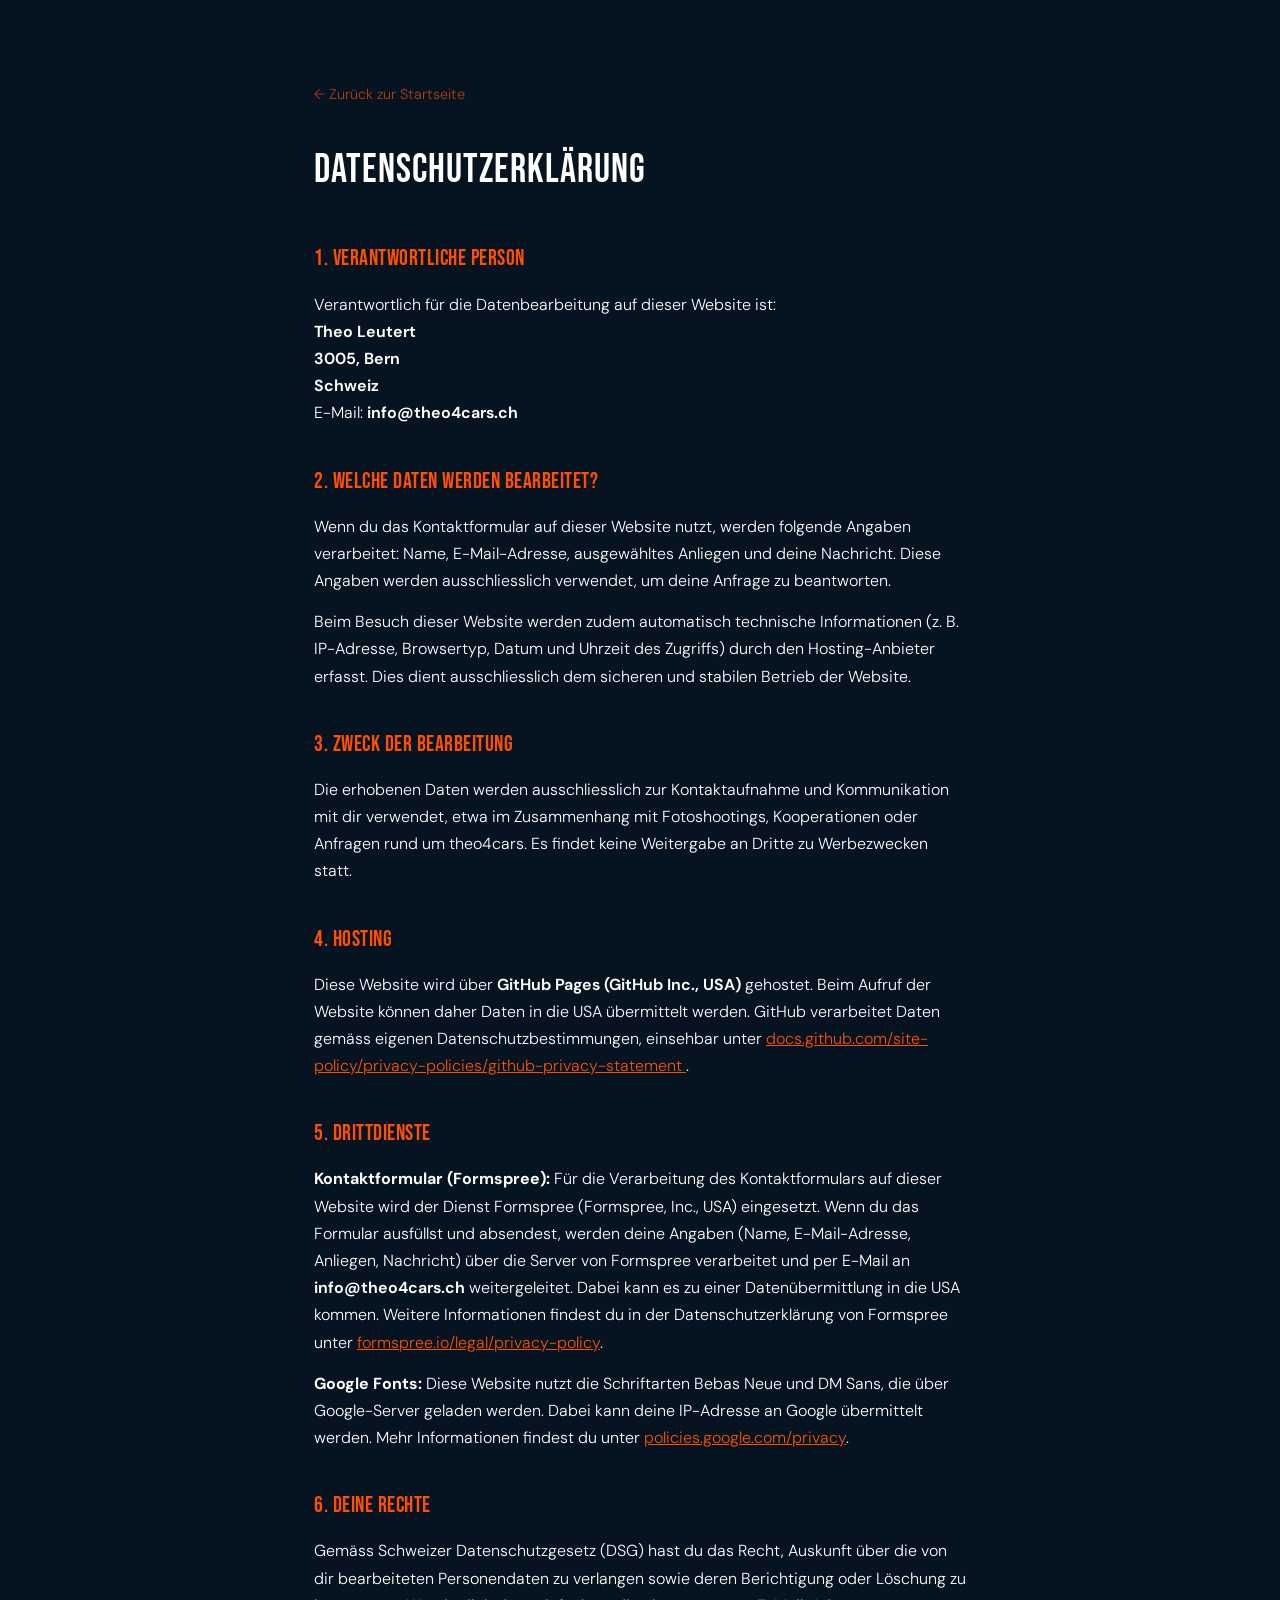
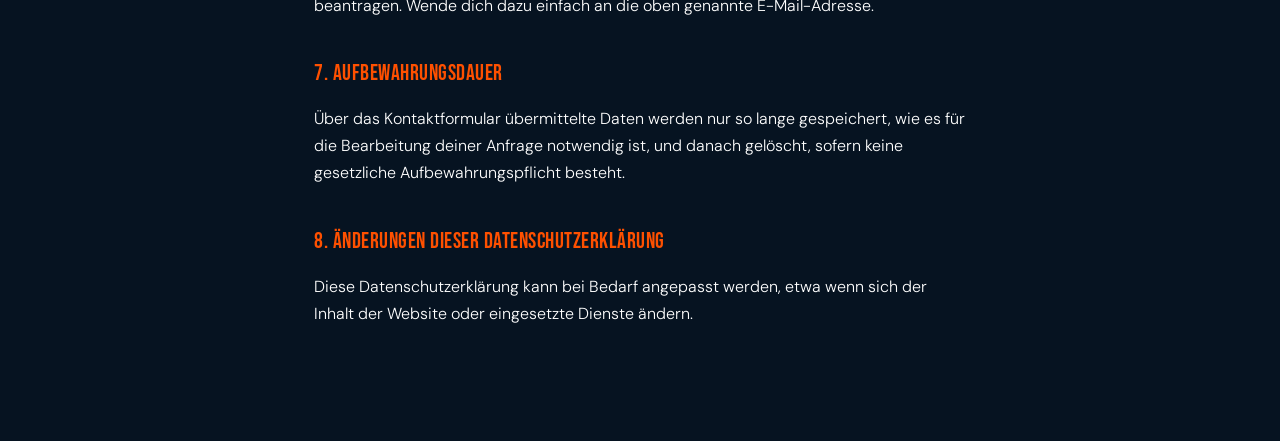
<file: datenschutz.html>
<!DOCTYPE html>
<html lang="de">
<head>
  <meta charset="UTF-8" />
  <meta name="viewport" content="width=device-width, initial-scale=1.0" />
  <title>Datenschutzerklärung – theo4cars</title>
  <link rel="preconnect" href="https://fonts.googleapis.com">
  <link href="https://fonts.googleapis.com/css2?family=Bebas+Neue&family=DM+Sans:wght@300;400;500&display=swap" rel="stylesheet">
  <style>
    :root {
      --navy: #061321;
      --navy-mid: #12233a;
      --white: #ffffff;
      --orange: #fe5000;
    }
    * { box-sizing: border-box; }
    html, body {
      margin: 0;
      padding: 0;
      background: var(--navy);
      color: var(--white);
      font-family: 'DM Sans', sans-serif;
      font-weight: 300;
    }
    .legal-page {
      max-width: 700px;
      margin: 0 auto;
      padding: 80px 24px 100px;
      line-height: 1.7;
    }
    .legal-page h1 {
      font-family: 'Bebas Neue', sans-serif;
      font-weight: 400;
      letter-spacing: 1px;
      font-size: 2.5rem;
      margin: 0 0 30px;
      color: var(--white);
    }
    .legal-page h2 {
      font-family: 'Bebas Neue', sans-serif;
      font-weight: 400;
      letter-spacing: 0.5px;
      font-size: 1.4rem;
      margin: 36px 0 12px;
      color: var(--orange);
    }
    .legal-page p { margin: 0 0 14px; }
    .legal-page a { color: var(--orange); text-decoration: underline; }
    .legal-page a:hover { opacity: 0.8; }
    .legal-page a.back-link { text-decoration: none; }
    .back-link {
      display: inline-block;
      margin-bottom: 30px;
      opacity: 0.7;
      text-decoration: none;
      color: var(--white);
      font-size: 0.9rem;
    }
    .back-link:hover { opacity: 1; 
    text-decoration: none; }
    .placeholder {
      color: var(--white);
      font-weight: 650;
    }
    
  </style>
</head>
<body>

<div class="legal-page">
  <a href="index.html" class="back-link">&larr; Zurück zur Startseite</a>
  <h1>Datenschutzerklärung</h1>

  <!-- HINWEIS AN THEO: Ersetze alle <span class="placeholder">...</span> mit deinen echten Angaben. -->

  <h2>1. Verantwortliche Person</h2>
  <p>
    Verantwortlich für die Datenbearbeitung auf dieser Website ist:<br>
    <span class="placeholder">Theo Leutert</span><br>
    <span class="placeholder">3005, Bern<br> Schweiz</span><br>
    E-Mail: <span class="placeholder">info@theo4cars.ch</span>
  </p>

  <h2>2. Welche Daten werden bearbeitet?</h2>
  <p>
    Wenn du das Kontaktformular auf dieser Website nutzt, werden folgende Angaben verarbeitet:
    Name, E-Mail-Adresse, ausgewähltes Anliegen und deine Nachricht. Diese Angaben werden
    ausschliesslich verwendet, um deine Anfrage zu beantworten.
  </p>
  <p>
    Beim Besuch dieser Website werden zudem automatisch technische Informationen (z. B. IP-Adresse,
    Browsertyp, Datum und Uhrzeit des Zugriffs) durch den Hosting-Anbieter erfasst. Dies dient
    ausschliesslich dem sicheren und stabilen Betrieb der Website.
  </p>

  <h2>3. Zweck der Bearbeitung</h2>
  <p>
    Die erhobenen Daten werden ausschliesslich zur Kontaktaufnahme und Kommunikation mit dir
    verwendet, etwa im Zusammenhang mit Fotoshootings, Kooperationen oder Anfragen rund um
    theo4cars. Es findet keine Weitergabe an Dritte zu Werbezwecken statt.
  </p>

  <h2>4. Hosting</h2>
  <p>
    Diese Website wird über <span class="placeholder">GitHub Pages (GitHub Inc., USA)</span>
    gehostet. Beim Aufruf der Website können daher Daten in die USA übermittelt werden. GitHub
    verarbeitet Daten gemäss eigenen Datenschutzbestimmungen, einsehbar unter
    <a href="https://docs.github.com/de/site-policy/privacy-policies/github-privacy-statement" target="_blank">
      docs.github.com/site-policy/privacy-policies/github-privacy-statement
    </a>.
  </p>

  <h2>5. Drittdienste</h2>
  <p>
    <strong>Kontaktformular (Formspree):</strong> Für die Verarbeitung des Kontaktformulars auf
    dieser Website wird der Dienst Formspree (Formspree, Inc., USA) eingesetzt. Wenn du das
    Formular ausfüllst und absendest, werden deine Angaben (Name, E-Mail-Adresse, Anliegen,
    Nachricht) über die Server von Formspree verarbeitet und per E-Mail an
    <span class="placeholder">info@theo4cars.ch</span> weitergeleitet. Dabei kann es zu einer
    Datenübermittlung in die USA kommen. Weitere Informationen findest du in der
    Datenschutzerklärung von Formspree unter
    <a href="https://formspree.io/legal/privacy-policy" target="_blank">formspree.io/legal/privacy-policy</a>.
  </p>
  <p>
    <strong>Google Fonts:</strong> Diese Website nutzt die Schriftarten Bebas Neue und DM Sans, die
    über Google-Server geladen werden. Dabei kann deine IP-Adresse an Google übermittelt werden.
    Mehr Informationen findest du unter
    <a href="https://policies.google.com/privacy" target="_blank">policies.google.com/privacy</a>.
  </p>

  <h2>6. Deine Rechte</h2>
  <p>
    Gemäss Schweizer Datenschutzgesetz (DSG) hast du das Recht, Auskunft über die von dir
    bearbeiteten Personendaten zu verlangen sowie deren Berichtigung oder Löschung zu beantragen.
    Wende dich dazu einfach an die oben genannte E-Mail-Adresse.
  </p>

  <h2>7. Aufbewahrungsdauer</h2>
  <p>
    Über das Kontaktformular übermittelte Daten werden nur so lange gespeichert, wie es für die
    Bearbeitung deiner Anfrage notwendig ist, und danach gelöscht, sofern keine gesetzliche
    Aufbewahrungspflicht besteht.
  </p>

  <h2>8. Änderungen dieser Datenschutzerklärung</h2>
  <p>
    Diese Datenschutzerklärung kann bei Bedarf angepasst werden, etwa wenn sich der Inhalt der
    Website oder eingesetzte Dienste ändern.
  </p>
</div>

</body>
</html>
</file>
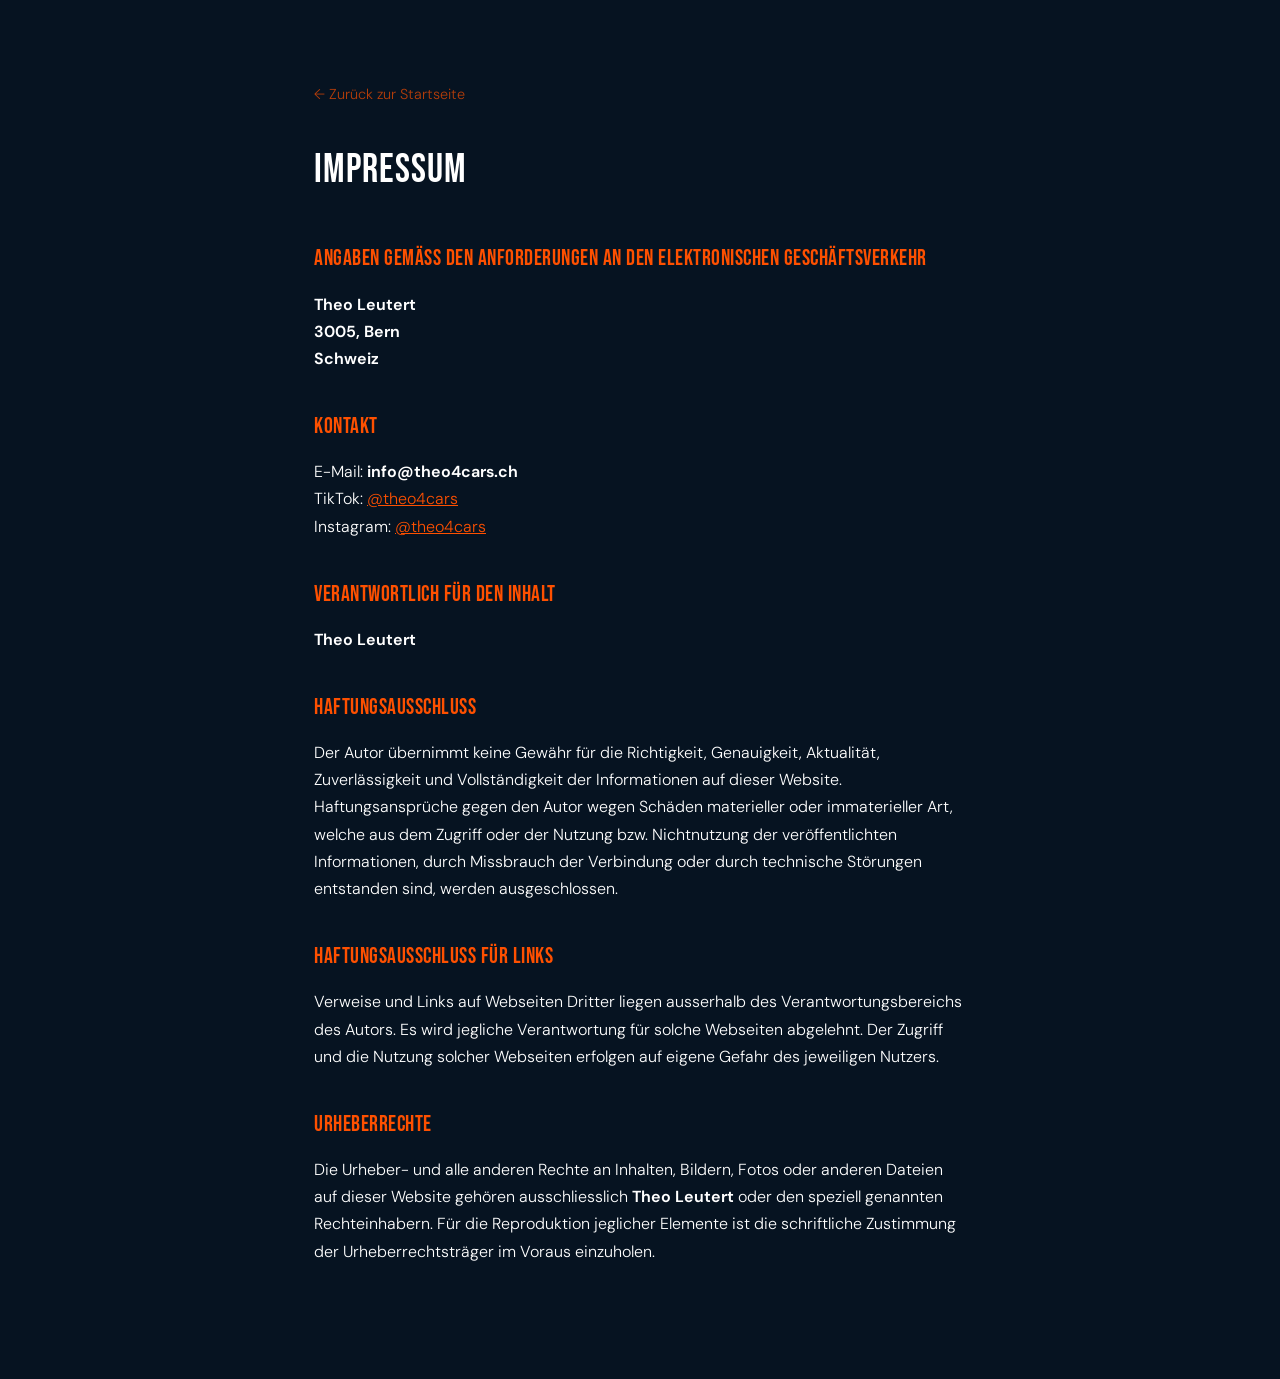
<file: impressum.html>
<!DOCTYPE html>
<html lang="de">
<head>
  <meta charset="UTF-8" />
  <meta name="viewport" content="width=device-width, initial-scale=1.0" />
  <title>Impressum – theo4cars</title>
  <link rel="preconnect" href="https://fonts.googleapis.com">
  <link href="https://fonts.googleapis.com/css2?family=Bebas+Neue&family=DM+Sans:wght@300;400;500&display=swap" rel="stylesheet">
  <style>
    :root {
      --navy: #061321;
      --navy-mid: #12233a;
      --white: #ffffff;
      --orange: #fe5000;
    }
    * { box-sizing: border-box; }
    html, body {
      margin: 0;
      padding: 0;
      background: var(--navy);
      color: var(--white);
      font-family: 'DM Sans', sans-serif;
      font-weight: 300;
    }
    .legal-page {
      max-width: 700px;
      margin: 0 auto;
      padding: 80px 24px 100px;
      line-height: 1.7;
    }
    .legal-page h1 {
      font-family: 'Bebas Neue', sans-serif;
      font-weight: 400;
      letter-spacing: 1px;
      font-size: 2.5rem;
      margin: 0 0 30px;
      color: var(--white);
    }
    .legal-page h2 {
      font-family: 'Bebas Neue', sans-serif;
      font-weight: 400;
      letter-spacing: 0.5px;
      font-size: 1.4rem;
      margin: 36px 0 12px;
      color: var(--orange);
    }
    .legal-page p { margin: 0 0 14px; }
    .legal-page a { color: var(--orange); text-decoration: underline; }
    .legal-page a:hover { opacity: 0.8; }
    .legal-page a.back-link { text-decoration: none; }
    .back-link {
      display: inline-block;
      margin-bottom: 30px;
      opacity: 0.7;
      text-decoration: none;
      color: var(--white);
      font-size: 0.9rem;
    }
    .back-link:hover { opacity: 1; }
    .placeholder {
      color: var(--white);
      font-weight: 650;
    }
  </style>
</head>
<body>

<div class="legal-page">
  <a href="index.html" class="back-link">&larr; Zurück zur Startseite</a>
  <h1>Impressum</h1>


  <h2>Angaben gemäss den Anforderungen an den elektronischen Geschäftsverkehr</h2>
  <p>
    <span class="placeholder">Theo Leutert</span><br>
    <span class="placeholder">3005, Bern</span><br>
    <span class="placeholder">Schweiz</span>
  </p>

  <h2>Kontakt</h2>
  <p>
    E-Mail: <span class="placeholder">info@theo4cars.ch</span><br>
    TikTok: <a href="https://www.tiktok.com/@theo4cars" target="_blank">@theo4cars</a><br>
    Instagram: <a href="https://www.instagram.com/theo4cars" target="_blank">@theo4cars</a>
  </p>

  <h2>Verantwortlich für den Inhalt</h2>
  <p><span class="placeholder">Theo Leutert</span></p>

  <h2>Haftungsausschluss</h2>
  <p>
    Der Autor übernimmt keine Gewähr für die Richtigkeit, Genauigkeit, Aktualität, Zuverlässigkeit
    und Vollständigkeit der Informationen auf dieser Website. Haftungsansprüche gegen den Autor
    wegen Schäden materieller oder immaterieller Art, welche aus dem Zugriff oder der Nutzung bzw.
    Nichtnutzung der veröffentlichten Informationen, durch Missbrauch der Verbindung oder durch
    technische Störungen entstanden sind, werden ausgeschlossen.
  </p>

  <h2>Haftungsausschluss für Links</h2>
  <p>
    Verweise und Links auf Webseiten Dritter liegen ausserhalb des Verantwortungsbereichs des
    Autors. Es wird jegliche Verantwortung für solche Webseiten abgelehnt. Der Zugriff und die
    Nutzung solcher Webseiten erfolgen auf eigene Gefahr des jeweiligen Nutzers.
  </p>

  <h2>Urheberrechte</h2>
  <p>
    Die Urheber- und alle anderen Rechte an Inhalten, Bildern, Fotos oder anderen Dateien auf
    dieser Website gehören ausschliesslich <span class="placeholder">Theo Leutert</span> oder den
    speziell genannten Rechteinhabern. Für die Reproduktion jeglicher Elemente ist die schriftliche
    Zustimmung der Urheberrechtsträger im Voraus einzuholen.
  </p>
</div>

</body>
</html>
</file>
